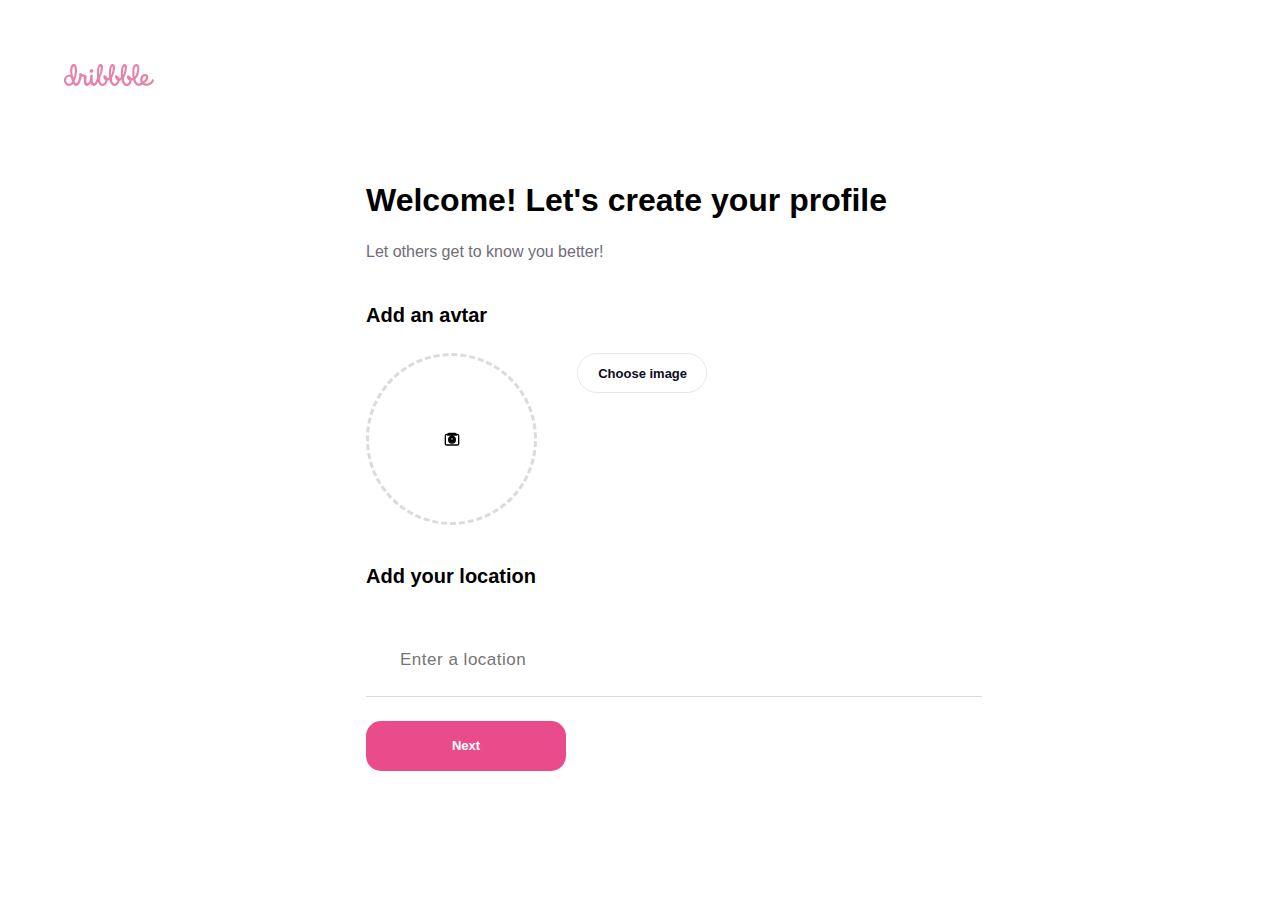
<file: get-started.html>
<!DOCTYPE html>
<html lang="en">
<head>
    <meta charset="UTF-8">
    <meta name="viewport" content="width=device-width, initial-scale=1.0">
    <title>Get Started</title>
    <link rel="stylesheet" href="./css/get-started.css">
    
</head>
<body>

    <nav>
        <a class="logo" href="#">
            <svg viewBox="0 0 96 24" role="img" aria-labelledby="acbvnp7t60ugn976a3kjc06nii86m1a2"
                class="icon dribbble-logo">
                <title id="acbvnp7t60ugn976a3kjc06nii86m1a2">
                    Dribbble: the community for graphic design
                </title>
                <path fill-rule="evenodd" clip-rule="evenodd"
                    d="M95.8512 18.5141C91.8395 25.3156 85.4862 23.342 83.5781 21.7968C82.7661 22.3478 81.342 23.5554 79.4433 23.4161C75.3996 23.1192 73.9514 17.3405 73.9514 17.3405C73.9804 17.3636 72.747 17.7662 72.0802 17.759C72.0716 19.4536 70.6067 23.5018 66.6533 23.4501C62.217 23.3922 61.3151 16.7828 61.3151 16.7828C61.3151 16.7828 60.8736 17.3959 59.195 18.0064C59.2795 16.7045 59.2177 23.2519 53.9006 23.3481C49.6971 23.4242 48.5623 16.6809 48.5623 16.6809C48.5623 16.6809 47.8331 17.4385 46.4199 17.7012C46.5097 16.378 46.3637 23.3703 41.0459 23.3481C37.4523 23.3331 36.2242 19.1941 36.3197 18.6197C36.4416 17.8875 35.1052 23.4511 31.6145 23.3644C30.1739 23.322 29.1 22.2791 28.4261 20.8885C27.524 21.9209 26.2142 23.3644 24.7448 23.3644C22.1075 23.3644 20.9446 21.1584 21.1416 14.8577C21.1583 14.1105 21.1044 13.8165 20.3616 13.7047C19.9157 13.6304 19.459 13.4895 18.976 13.4152C18.8211 13.932 17.5076 23.1962 12.9912 23.372C11.476 23.4311 10.6475 22.1186 9.96715 21.1443C8.92417 22.5241 7.54738 23.4161 5.58603 23.4161C2.26365 23.4161 0 20.7302 0 17.417C0 14.1038 2.26365 11.4182 5.58603 11.4182C6.17345 11.4182 6.33836 11.5024 6.87502 11.659C5.77137 1.61058 8.37774 0.0401515 10.6578 0.0401515C12.8467 0.0401515 16.5863 5.12064 11.3244 18.0074C12.4926 21.8512 15.0111 21.6338 16.2214 13.7212C16.4676 12.1128 15.809 9.9423 16.8335 9.63937C18.7061 9.08575 18.9048 10.7468 19.7828 11.0235C20.7112 11.316 21.2531 11.2875 22.1444 11.4736C23.6674 11.771 24.2618 12.5892 24.0761 14.4113C23.8533 16.7171 23.4636 20.0729 24.652 20.4818C25.5091 20.779 27.0739 19.0016 27.3485 18.0291C27.623 17.0566 27.6803 16.7237 27.7047 16.0105C27.7419 14.4859 27.7884 13.3684 28.0484 12.2154C28.1597 11.7693 28.2865 11.4739 28.7912 11.4537C29.2066 11.4431 29.9661 11.318 30.3005 11.5782C30.7461 11.9131 30.6905 12.2529 30.6393 13.1471C30.121 25.8966 34.11 19.5319 35.2994 14.4357C34.876 8.67313 35.1667 0.145675 38.7779 0.00265405C40.6559 -0.0717249 41.4861 1.43282 41.5775 2.55581C41.8357 5.72757 40.3888 10.9815 38.4859 14.5148C37.3984 21.7242 43.2411 23.1498 44.1754 17.3952C42.6467 16.6684 40.9947 13.7265 42.339 12.2928C43.0934 11.4882 46.2335 12.6441 46.2849 15.1651C47.8252 14.7531 48.0308 13.8835 48.0522 14.0276C47.6287 8.265 48.0214 0.145749 51.6328 0.00272768C53.5106 -0.0716513 54.3408 1.43289 54.4321 2.55589C54.6904 5.72764 53.2435 10.9816 51.3408 14.5149C50.253 21.7243 56.096 23.1498 57.0301 17.3953C55.8983 17.1769 53.5091 14.0478 54.8876 12.2929C55.6243 11.3551 58.7528 13.3053 59.1032 15.2486C60.5829 14.8298 60.7838 13.9878 60.805 14.1296C60.3815 8.36712 60.7742 0.247876 64.3855 0.104854C66.2634 0.0304754 67.0936 1.53502 67.1849 2.65802C67.4432 5.82977 65.9962 11.0838 64.0933 14.6171C63.0058 21.8266 68.8485 23.2519 69.7829 17.4973C68.2276 17.2383 66.0171 13.9344 67.7962 12.2442C68.507 11.5689 71.2229 13.3219 71.8586 15.3218C72.742 15.2878 73.2918 14.9833 73.4097 14.9525C71.9995 8.18754 73.0493 0.0705829 76.9342 0.00282686C79.0338 -0.0337594 81.0867 1.13799 80.1856 7.57394C79.3256 13.7146 76.234 16.2916 76.2411 16.331C76.4211 17.0667 78.0074 23.2233 82.0023 19.9749C81.7955 19.5066 81.5885 19.0282 81.4728 18.4486C80.8107 15.0729 82.1112 11.2599 85.6462 10.6436C87.6715 10.2906 89.5793 11.2766 89.881 13.4996C90.3773 17.1371 87.0927 19.7715 85.8437 20.3429C85.2843 20.0251 90.9148 23.6362 94.2563 16.3995C94.45 15.9863 94.6837 16.0213 94.9863 16.2343C95.2 16.3847 96.4175 17.5379 95.8512 18.5141ZM8.00277 16.5233C7.83274 16.0149 7.48381 14.8949 7.36044 14.4096C6.68091 13.8187 6.19588 13.7227 5.32365 13.7227C3.38526 13.7227 2.24437 15.5148 2.24437 17.4473C2.24437 19.3798 3.48729 21.1722 5.42567 21.1722C7.10552 21.1722 8.38402 20.03 8.77408 18.4132C8.50106 17.7829 8.23024 17.2036 8.00277 16.5233ZM10.6103 2.70004C9.24825 2.70004 8.78622 5.94913 8.87589 8.72092C8.95519 11.1715 9.63996 13.329 9.99519 14.2956C10.0854 14.4168 10.0686 14.338 10.1491 14.4665C12.514 9.28488 11.5331 2.70004 10.6103 2.70004ZM38.9724 2.80209C37.212 2.60021 37.2233 9.93334 37.4419 11.5782C38.3561 10.1157 39.9444 3.1959 38.9724 2.80209V2.80209ZM51.827 2.80209C50.0667 2.60021 50.078 9.93334 50.2966 11.5782C51.2108 10.1157 52.7991 3.1959 51.827 2.80209ZM64.5798 2.90412C62.8194 2.70223 62.8307 10.0354 63.0494 11.6804C63.9635 10.2177 65.5518 3.2979 64.5798 2.90412V2.90412ZM77.1284 2.37283C74.3857 2.9236 75.0244 12.0682 75.4409 13.672C78.6717 9.23475 78.7381 2.20615 77.1284 2.37283V2.37283ZM87.4073 13.8005C87.268 13.2175 86.5707 12.9058 86.0894 12.9826C84.7123 13.1707 83.3767 14.8858 83.8937 17.497C84.0087 18.0786 84.2967 18.6138 84.2921 18.5961C87.3741 16.5285 87.636 14.8991 87.4073 13.8005ZM29.3312 9.43526C28.9376 9.43534 28.5528 9.31869 28.2255 9.10007C27.8982 8.88145 27.6431 8.57067 27.4924 8.20705C27.3417 7.84344 27.3023 7.4433 27.379 7.05726C27.4558 6.67122 27.6453 6.31661 27.9236 6.03827C28.2019 5.75994 28.5565 5.57039 28.9425 5.49359C29.3285 5.41679 29.7287 5.45619 30.0923 5.60681C30.456 5.75744 30.7668 6.01252 30.9854 6.33979C31.2041 6.66706 31.3208 7.05183 31.3208 7.44542C31.3208 7.70672 31.2693 7.96546 31.1693 8.20686C31.0694 8.44827 30.9228 8.66763 30.7381 8.8524C30.5533 9.03718 30.334 9.18375 30.0926 9.28376C29.8512 9.38377 29.5925 9.43525 29.3312 9.43526V9.43526Z">
                </path>
            </svg>
        </a>
    </nav>

    <div class="main-content">

        <div class="main-container">

        

          <div class="header-title">
             <h1 class="title">Welcome! Let's create your profile</h1>
             <p class="sub">Let others get to know you better!</p>
          </div>
          <div class="main-upload">
            <label for="">Add an avtar</label>
            <div class="upload-container">
              <div class="upload-dropzone">
                <div class="drag-drop-container">
                  <div class="drop-area" onclick="document.getElementById('fileInput').click()" onmouseover="this.style.outline = 'rgb(255, 0, 0) dashed 3px'" onmouseout="this.style.outline = 'none'">
                    <input id="fileInput" type="file" style="display: none;" onchange="displayImage(event)" />
                    <svg class="camera-icon" width="16" height="16" viewBox="0 0 24 24" fill="none" xmlns="http://www.w3.org/2000/svg">
                      <path d="M12 8C9.79086 8 8 9.79086 8 12C8 14.2091 9.79086 16 12 16C14.2091 16 16 14.2091 16 12C16 9.79086 14.2091 8 12 8ZM14 12C14 13.1046 13.1046 14 12 14C10.8954 14 10 13.1046 10 12C10 10.8954 10.8954 10 12 10C13.1046 10 14 10.8954 14 12ZM20 5H18.616L17.553 3.937C17.3486 3.73261 17.0699 3.61523 16.7822 3.61523H7.21778C6.93011 3.61523 6.65142 3.73261 6.44701 3.937L5.384 5H4C2.89543 5 2 5.89543 2 7V19C2 20.1046 2.89543 21 4 21H20C21.1046 21 22 20.1046 22 19V7C22 5.89543 21.1046 5 20 5ZM12 18C9.23858 18 7 15.7614 7 13C7 10.2386 9.23858 8 12 8C14.7614 8 17 10.2386 17 13C17 15.7614 14.7614 18 12 18ZM18.8228 6H5.17723L6.24023 4.937C6.45529 4.72194 6.7337 4.61523 7.02564 4.61523H16.9744C17.2663 4.61523 17.5447 4.72194 17.7598 4.937L18.8228 6Z" stroke="#000000" stroke-width="2" stroke-linecap="round" stroke-linejoin="round"/>
                    </svg>
                  </div>
                </div>
              </div>
              <div class="upload-button">
                <button class="btn" onclick="document.getElementById('fileInput').click()">
                  Choose image
                </button>
                <input id="fileInput" type="file" style="display: none;" onchange="displayImage(event)" accept="image/*">
              </div>
              
            </div>

            <label for="location" >
              Add your location
            </label>
            <span class="error-marker">
              <input id="location" type="text" placeholder="Enter a location" class="has-label"> 
              
            </span>
            
            
            <!-- <div class="circle" onclick="document.getElementById('imageInput').click()">
                <svg width="24" height="24" viewBox="0 0 24 24" fill="none" xmlns="http://www.w3.org/2000/svg" svg-inline="" role="presentation" focusable="false" tabindex="-1" class="fill-current icon-24" style=""><path clip-rule="evenodd" d="M0 8v11a2 2 0 002 2h20a2 2 0 002-2V8a2 2 0 00-2-2h-3.172a2 2 0 01-1.414-.586l-1.828-1.828A2 2 0 0014.172 3H9.828a2 2 0 00-1.414.586L6.293 5.707A1 1 0 015.586 6H2a2 2 0 00-2 2zm18 5a6 6 0 11-12 0 6 6 0 0112 0zm-7 3.5V14H8.5a.5.5 0 01-.5-.5v-1a.5.5 0 01.5-.5H11V9.5a.5.5 0 01.5-.5h1a.5.5 0 01.5.5V12h2.5a.5.5 0 01.5.5v1a.5.5 0 01-.5.5H13v2.5a.5.5 0 01-.5.5h-1a.5.5 0 01-.5-.5z" style=""></path></svg>
                <img id="selectedImage" src="#" alt="">
              </div>
              
              <input type="file" id="imageInput" accept="image/*" onchange="loadImage(event)"> -->
          

              <div class="countinue">

                <a href="./role.html" style="color: #dbdbde; text-decoration: none;">
                <button class="form-sub">
                  Next
                </button></a>
      
              </div>

        </div>


    </div>
    




    <script>
      function displayImage(event) {
        const file = event.target.files[0];
        if (file) {
          const reader = new FileReader();
          reader.onload = function (e) {
            const dropArea = document.querySelector('.drop-area');
            dropArea.style.backgroundImage = `url(${e.target.result})`;
          };
          reader.readAsDataURL(file);
        }
      }
    </script>
</body>

</html>
</file>
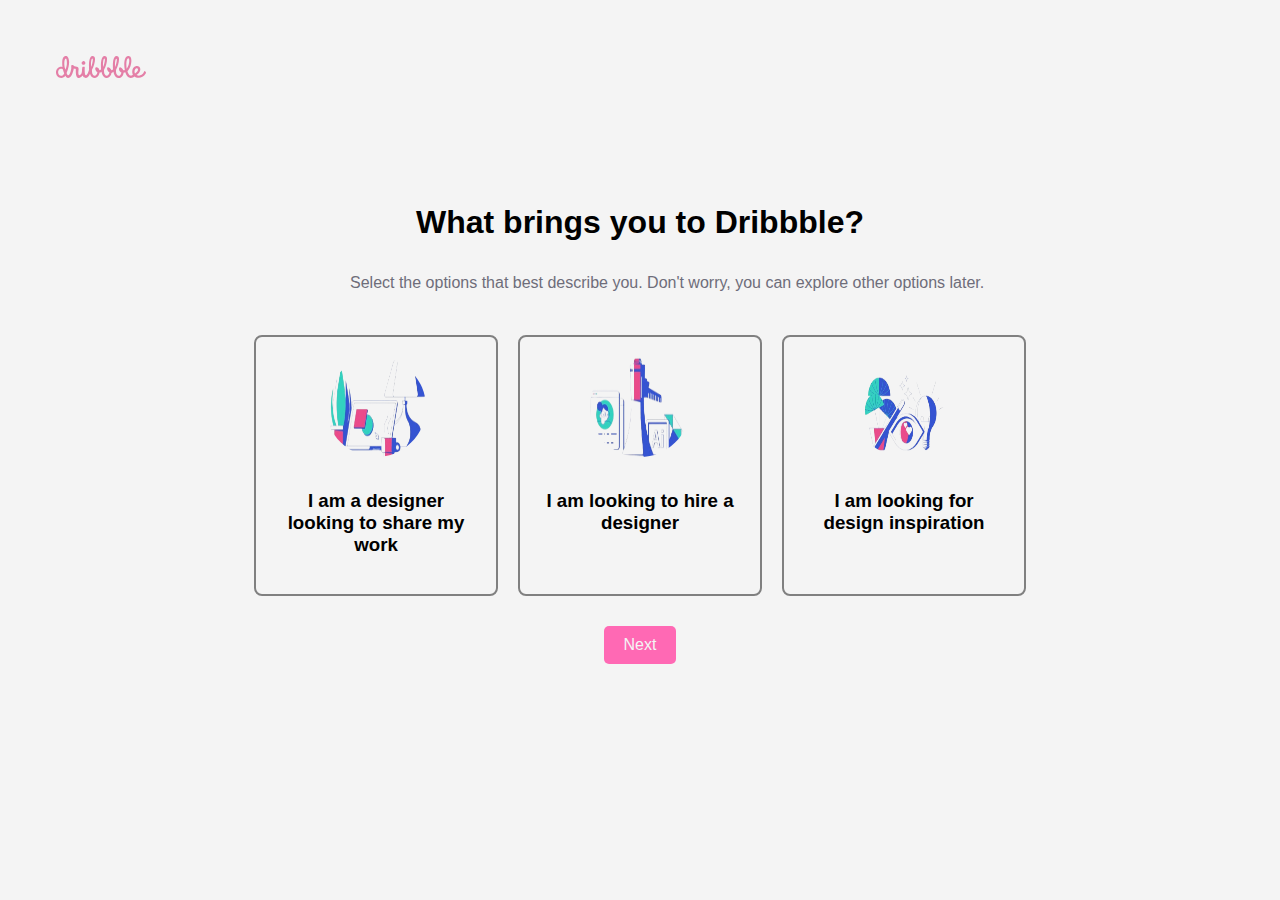
<file: role.html>
<!DOCTYPE html>
<html lang="en">
<head>
    <meta charset="UTF-8">
    <meta name="viewport" content="width=device-width, initial-scale=1.0">
    <title>Dribbble Signup</title>
    <link rel="stylesheet" href="./css/get-started.css">
    <style>
        body {
            font-family: Arial, sans-serif;
            margin: 0;
            padding: 0;
            box-sizing: border-box;
            background-color: #f4f4f4;
        }
        
        .container {
            max-width: 800px;
            margin: 50px auto;
            padding: 20px;
            background-color: #f4f4f4;
            border-radius: 10px;
        }
        
        h1 {
            text-align: center;
            margin-bottom: 30px;
        }
        
        .cards {
            display: flex;
            justify-content: center;
            gap: 20px;
            flex-wrap: wrap;
        }
        
        .card {
            width: 200px;
            padding: 20px;
            background-color: #f4f4f4;
            border-radius: 8px;
            cursor: pointer;
            border: 2px solid gray;
            transition: background-color 0.3s ease;
            text-align: center;
        }
        
        .card:hover {
            background-color: #e0e0e0;
        }
        
        .card.selected {
            border: 2px solid #ff69b4;
            color: #170d0d;
        }
        
        .card img {
            width: 100px;
            height: 100px;
            border-radius: 50%;
            margin-bottom: 10px;
        }
        
        .next-btn {
            display: block;
            margin: 30px auto 0;
            padding: 10px 20px;
            background-color: #ff69b4;
            color: #f4f4f4;
            border: none;
            border-radius: 5px;
            font-size: 16px;
            cursor: pointer;
            transition: background-color 0.3s ease;
        }
        
        .next-btn:hover {
            background-color: #d83a87;
        }
    </style>
</head>
<body>
    <nav>
        <a class="logo" href="#">
            <svg viewBox="0 0 96 24" role="img" aria-labelledby="acbvnp7t60ugn976a3kjc06nii86m1a2"
                class="icon dribbble-logo">
                <title id="acbvnp7t60ugn976a3kjc06nii86m1a2">
                    Dribbble: the community for graphic design
                </title>
                <path fill-rule="evenodd" clip-rule="evenodd"
                    d="M95.8512 18.5141C91.8395 25.3156 85.4862 23.342 83.5781 21.7968C82.7661 22.3478 81.342 23.5554 79.4433 23.4161C75.3996 23.1192 73.9514 17.3405 73.9514 17.3405C73.9804 17.3636 72.747 17.7662 72.0802 17.759C72.0716 19.4536 70.6067 23.5018 66.6533 23.4501C62.217 23.3922 61.3151 16.7828 61.3151 16.7828C61.3151 16.7828 60.8736 17.3959 59.195 18.0064C59.2795 16.7045 59.2177 23.2519 53.9006 23.3481C49.6971 23.4242 48.5623 16.6809 48.5623 16.6809C48.5623 16.6809 47.8331 17.4385 46.4199 17.7012C46.5097 16.378 46.3637 23.3703 41.0459 23.3481C37.4523 23.3331 36.2242 19.1941 36.3197 18.6197C36.4416 17.8875 35.1052 23.4511 31.6145 23.3644C30.1739 23.322 29.1 22.2791 28.4261 20.8885C27.524 21.9209 26.2142 23.3644 24.7448 23.3644C22.1075 23.3644 20.9446 21.1584 21.1416 14.8577C21.1583 14.1105 21.1044 13.8165 20.3616 13.7047C19.9157 13.6304 19.459 13.4895 18.976 13.4152C18.8211 13.932 17.5076 23.1962 12.9912 23.372C11.476 23.4311 10.6475 22.1186 9.96715 21.1443C8.92417 22.5241 7.54738 23.4161 5.58603 23.4161C2.26365 23.4161 0 20.7302 0 17.417C0 14.1038 2.26365 11.4182 5.58603 11.4182C6.17345 11.4182 6.33836 11.5024 6.87502 11.659C5.77137 1.61058 8.37774 0.0401515 10.6578 0.0401515C12.8467 0.0401515 16.5863 5.12064 11.3244 18.0074C12.4926 21.8512 15.0111 21.6338 16.2214 13.7212C16.4676 12.1128 15.809 9.9423 16.8335 9.63937C18.7061 9.08575 18.9048 10.7468 19.7828 11.0235C20.7112 11.316 21.2531 11.2875 22.1444 11.4736C23.6674 11.771 24.2618 12.5892 24.0761 14.4113C23.8533 16.7171 23.4636 20.0729 24.652 20.4818C25.5091 20.779 27.0739 19.0016 27.3485 18.0291C27.623 17.0566 27.6803 16.7237 27.7047 16.0105C27.7419 14.4859 27.7884 13.3684 28.0484 12.2154C28.1597 11.7693 28.2865 11.4739 28.7912 11.4537C29.2066 11.4431 29.9661 11.318 30.3005 11.5782C30.7461 11.9131 30.6905 12.2529 30.6393 13.1471C30.121 25.8966 34.11 19.5319 35.2994 14.4357C34.876 8.67313 35.1667 0.145675 38.7779 0.00265405C40.6559 -0.0717249 41.4861 1.43282 41.5775 2.55581C41.8357 5.72757 40.3888 10.9815 38.4859 14.5148C37.3984 21.7242 43.2411 23.1498 44.1754 17.3952C42.6467 16.6684 40.9947 13.7265 42.339 12.2928C43.0934 11.4882 46.2335 12.6441 46.2849 15.1651C47.8252 14.7531 48.0308 13.8835 48.0522 14.0276C47.6287 8.265 48.0214 0.145749 51.6328 0.00272768C53.5106 -0.0716513 54.3408 1.43289 54.4321 2.55589C54.6904 5.72764 53.2435 10.9816 51.3408 14.5149C50.253 21.7243 56.096 23.1498 57.0301 17.3953C55.8983 17.1769 53.5091 14.0478 54.8876 12.2929C55.6243 11.3551 58.7528 13.3053 59.1032 15.2486C60.5829 14.8298 60.7838 13.9878 60.805 14.1296C60.3815 8.36712 60.7742 0.247876 64.3855 0.104854C66.2634 0.0304754 67.0936 1.53502 67.1849 2.65802C67.4432 5.82977 65.9962 11.0838 64.0933 14.6171C63.0058 21.8266 68.8485 23.2519 69.7829 17.4973C68.2276 17.2383 66.0171 13.9344 67.7962 12.2442C68.507 11.5689 71.2229 13.3219 71.8586 15.3218C72.742 15.2878 73.2918 14.9833 73.4097 14.9525C71.9995 8.18754 73.0493 0.0705829 76.9342 0.00282686C79.0338 -0.0337594 81.0867 1.13799 80.1856 7.57394C79.3256 13.7146 76.234 16.2916 76.2411 16.331C76.4211 17.0667 78.0074 23.2233 82.0023 19.9749C81.7955 19.5066 81.5885 19.0282 81.4728 18.4486C80.8107 15.0729 82.1112 11.2599 85.6462 10.6436C87.6715 10.2906 89.5793 11.2766 89.881 13.4996C90.3773 17.1371 87.0927 19.7715 85.8437 20.3429C85.2843 20.0251 90.9148 23.6362 94.2563 16.3995C94.45 15.9863 94.6837 16.0213 94.9863 16.2343C95.2 16.3847 96.4175 17.5379 95.8512 18.5141ZM8.00277 16.5233C7.83274 16.0149 7.48381 14.8949 7.36044 14.4096C6.68091 13.8187 6.19588 13.7227 5.32365 13.7227C3.38526 13.7227 2.24437 15.5148 2.24437 17.4473C2.24437 19.3798 3.48729 21.1722 5.42567 21.1722C7.10552 21.1722 8.38402 20.03 8.77408 18.4132C8.50106 17.7829 8.23024 17.2036 8.00277 16.5233ZM10.6103 2.70004C9.24825 2.70004 8.78622 5.94913 8.87589 8.72092C8.95519 11.1715 9.63996 13.329 9.99519 14.2956C10.0854 14.4168 10.0686 14.338 10.1491 14.4665C12.514 9.28488 11.5331 2.70004 10.6103 2.70004ZM38.9724 2.80209C37.212 2.60021 37.2233 9.93334 37.4419 11.5782C38.3561 10.1157 39.9444 3.1959 38.9724 2.80209V2.80209ZM51.827 2.80209C50.0667 2.60021 50.078 9.93334 50.2966 11.5782C51.2108 10.1157 52.7991 3.1959 51.827 2.80209ZM64.5798 2.90412C62.8194 2.70223 62.8307 10.0354 63.0494 11.6804C63.9635 10.2177 65.5518 3.2979 64.5798 2.90412V2.90412ZM77.1284 2.37283C74.3857 2.9236 75.0244 12.0682 75.4409 13.672C78.6717 9.23475 78.7381 2.20615 77.1284 2.37283V2.37283ZM87.4073 13.8005C87.268 13.2175 86.5707 12.9058 86.0894 12.9826C84.7123 13.1707 83.3767 14.8858 83.8937 17.497C84.0087 18.0786 84.2967 18.6138 84.2921 18.5961C87.3741 16.5285 87.636 14.8991 87.4073 13.8005ZM29.3312 9.43526C28.9376 9.43534 28.5528 9.31869 28.2255 9.10007C27.8982 8.88145 27.6431 8.57067 27.4924 8.20705C27.3417 7.84344 27.3023 7.4433 27.379 7.05726C27.4558 6.67122 27.6453 6.31661 27.9236 6.03827C28.2019 5.75994 28.5565 5.57039 28.9425 5.49359C29.3285 5.41679 29.7287 5.45619 30.0923 5.60681C30.456 5.75744 30.7668 6.01252 30.9854 6.33979C31.2041 6.66706 31.3208 7.05183 31.3208 7.44542C31.3208 7.70672 31.2693 7.96546 31.1693 8.20686C31.0694 8.44827 30.9228 8.66763 30.7381 8.8524C30.5533 9.03718 30.334 9.18375 30.0926 9.28376C29.8512 9.38377 29.5925 9.43525 29.3312 9.43526V9.43526Z">
                </path>
            </svg>
        </a>
    </nav>

    
    <div class="container">
        <div class="header-title">
           <h1 class="title" style="text-align: center;">What brings you to Dribbble?</h1>
           <p class="sub" style="width: max-content; padding-left:110px;">Select the options that best describe you. Don't worry, you can explore other options later.</p>
        </div>
        <div class="cards">
            <div class="card" onclick="selectOption(1)">
                <img src="./img-1-removebg-preview.png" alt="Designer">
                <h3>I am a designer looking to share my work</h3>
            </div>
            <div class="card" onclick="selectOption(2)">
                <img src="./img-2-removebg-preview.png" alt="Hire a Designer">
                <h3>I am looking to hire a designer</h3>
            </div>
            <div class="card" onclick="selectOption(3)">
                <img src="./img-3-removebg-preview.png" alt="Design Inspiration">
                <h3>I am looking for design inspiration</h3>
            </div>
        </div>
        <button class="next-btn" id="nextBtn" onclick="navigateNext()" disabled>Next</button>
    </div>

    <script>
        let selectedOption = null;

        function selectOption(option) {
            selectedOption = option;
            document.querySelectorAll('.card').forEach((el, index) => {
                el.classList.remove('selected');
                if (index + 1 === option) {
                    el.classList.add('selected');
                }
            });
            document.getElementById('nextBtn').disabled = false;
        }

        function navigateNext() {
            if (selectedOption !== null) {
                // Redirect to the next page based on the selected option
                switch (selectedOption) {
                    case 1:
                        window.location.href = './navbar-footer.html';
                        break;
                    case 2:
                        window.location.href = './navbar-footer.html';
                        break;
                    case 3:
                        window.location.href = './navbar-footer.html';
                        break;
                }
            }
        }
    </script>
</body>
</html>
</file>
<file: css/get-started.css>
nav{
    padding: 56px 56px 0;
}

.logo svg {
    color: #de4e87;
    fill: currentColor;
    opacity: 0.7;
    margin-bottom: 30px;
    width: 90px;
    height: auto;
  }
  .main-content{
    display: flex;
    flex-grow: 1;
    align-items: center;
    justify-content: center;
  }
  .main-container{
    padding: 40px;
    max-width: 548px;
    flex-grow: 1;
  }
  .header-title{
    margin: 0 0 40px 0;
  }
  .title{
    font-weight: 700;
    font-size: 32px;
    font-family: "Mona Sans", "Helvetica Neue", Helvetica, Arial, sans-serif;
  }
  label{
    font-weight: 700;
    font-size: 20px;
    margin: 0 0 26px 0;
    display: block;
    width: 548px;
    font-family: "Mona Sans", "Helvetica Neue", Helvetica, Arial, sans-serif;
  }
  .sub{
    font-family: "Mona Sans", "Helvetica Neue", Helvetica, Arial, sans-serif;
    margin: 17px 0 0 0;
    color: #6e6d7a;
    font-size: 16px;
    line-height: 24px;
  }

  .upload-container {
    display: flex;
    margin-bottom: 40px;
  }
  
  .upload-dropzone {
    padding-right: 40px;
    flex-grow: 0;
  }
  
  .drag-drop-container {
    position: relative;
  }
  
  .drop-area {
    width: 165.2px;
    height: 165.2px;
    overflow: hidden;
    -webkit-transition: border 0.2s ease;
    transition: border 0.2s ease;
    border: 3px dashed #dbdbde;
    border-radius: 50%;
    cursor: pointer;
    background-size: cover; /* Added to make the background image cover the entire area */
    background-position: center; /* Added to center the background image */
  }
  
  .camera-icon {
    position: absolute;
    top: 50%;
    left: 50%;
    transform: translate(-50%, -50%);
    width: 16px;
    height: 16px;
  }
  .camera-icon path {
    fill: none;
  }

  .upload-button{
    position: static;
  }
  .btn{
        /* Font & Text */	
      font-family: "Mona Sans", "Helvetica Neue", Helvetica, Arial, sans-serif;	
      font-size: 13px;	
      font-style: normal;	
      font-variant: normal;	
      font-weight: 600;	
      letter-spacing: normal;	
      line-height: 13px;	
      display: block;
      text-align: center;
      text-decoration: rgb(13, 12, 34);	
      text-align: center;	
      text-indent: 0px;	
      text-transform: none;	
      vertical-align: baseline;	
      white-space: nowrap;	
      word-spacing: 0px;	
      /* Color & Background */	
      background-attachment: scroll;	
      background-color: rgb(255, 255, 255);	
      background-image: none;	
      background-position: 0% 0%;	
      background-repeat: repeat;	
      color: rgb(13, 12, 34);	
      /* Box */	
      height: 40px;	
      width: 129.717px;	
      border: 0.8px solid rgb(231, 231, 233);	
      border-top: 0.8px solid rgb(231, 231, 233);	
      border-right: 0.8px solid rgb(231, 231, 233);	
      border-bottom: 0.8px solid rgb(231, 231, 233);	
      border-left: 0.8px solid rgb(231, 231, 233);	
      margin: 0px;	
      padding: 0px 20px;	
      max-height: none;	
      min-height: 0px;	
      max-width: none;	
      min-width: 0px;
          /* Positioning */	
      position: relative;	
      top: 0px;	
      bottom: 0px;	
      right: 0px;	
      left: 0px;	
      float: none;	
      display: block;	
      clear: none;	
      z-index: auto;	
      /* List */	
      list-style-image: none;	
      list-style-type: disc;	
      list-style-position: outside;	
      /* Table */	
      border-collapse: separate;	
      border-spacing: 0px 0px;	
      caption-side: top;	
      empty-cells: show;	
      table-layout: auto;	
      /* Miscellaneous */	
      overflow: hidden;	
      cursor: pointer;	
      visibility: visible;	
      /* Effects */		
      outline-offset: 0px;	
      box-sizing: border-box;	
      resize: none;	
      text-shadow: none;	
      text-overflow: clip;	
      word-wrap: normal;	
      box-shadow: none;	
      border-top-left-radius: 10000000px;	
      border-top-right-radius: 10000000px;	
      border-bottom-left-radius: 10000000px;	
      border-bottom-right-radius: 10000000px;
    }

    input#location.has-label {
      /* Font & Text */
      font-family: "Mona Sans", "Helvetica Neue", Helvetica, Arial, sans-serif;
      font-size: 17px;
      font-style: normal;
      font-variant: normal;
      font-weight: 500;
      letter-spacing: 0.51px;
      line-height: 28px;
      text-decoration: none;
      text-align: start;
      text-indent: 0px;
      text-transform: none;
      vertical-align: baseline;
      white-space: normal;
      word-spacing: 0px;
      /* Color & Background */
      background-color: rgba(0, 0, 0, 0);
      color: rgb(0, 0, 0);
      /* Box */
      height: 56px;
      width: 548px;
      border: none; /* Specify your border properties here */
      border-bottom: 0.8px solid rgb(219, 219, 222);
      margin: 10px 0px 0px;
      padding: 8px 34px; /* Adjust the top and bottom padding */
      /* Positioning */
      position: static;
      /* Miscellaneous */
      overflow: clip;
      cursor: text;
      visibility: visible;
    }
    
    input#location.has-label:focus {
      outline: none;
    }

    .countinue{
      display: flex;
      align-items: center;
      justify-content: flex-start;
      font-family: "Mona Sans", "Helvetica Neue", Helvetica, Arial, sans-serif;
      font-size: 16px;
      font-style: normal;
      font-variant: normal;
      font-weight: 400;
      letter-spacing: normal;
      line-height: 28px;
      text-decoration: rgb(13, 12, 34);
      text-align: start;
      text-indent: 0px;
      text-transform: none;
      vertical-align: baseline;
      white-space: normal;
      word-spacing: 0px;
      
      
      /* Color & Background */
      background-color: rgba(0, 0, 0, 0);
      background-image: none;
      color: rgb(13, 12, 34);
      
      /* Box */
      height: 48px;
      width: 548px;
      border: 0px solid rgb(13, 12, 34);
      margin: 0px;
      padding: 0px;
      
      /* Positioning */
      position: static;
      top: auto;
      bottom: auto;
      right: auto;
      left: auto;
      float: none;
      display: flex;
      clear: none;
      z-index: auto;
      
      /* List */
      list-style-image: none;
      list-style-type: disc;
      list-style-position: outside;
      
      /* Table */
      border-collapse: separate;
      border-spacing: 0px 0px;
      caption-side: top;
      empty-cells: show;
      table-layout: auto;
      
      /* Miscellaneous */
      overflow: visible;
      cursor: auto;
      visibility: visible;
      margin-top: 25px;
      
    }

    button.form-sub {
      /* Font & Text */
      font-family: "Mona Sans", "Helvetica Neue", Helvetica, Arial, sans-serif;
      font-size: 13px;
      font-style: normal;
      font-variant: normal;
      font-weight: 600;
      letter-spacing: normal;
      line-height: 20px;
      text-decoration: none;
      text-align: center;
      text-indent: 0px;
      text-transform: none;
      white-space: normal;
      word-spacing: 0px;
      margin-top: 25px;
      /* Color & Background */
      background-color: #ea4b8a;
      color: rgb(255, 255, 255);
      
      /* Box */
      height: 50px;
      width: 200px;
      border: none;
      margin: 0px;
      padding: 10px 20px;
      
      /* Positioning */
      position: relative;
      top: 0px;
      bottom: 0px;
      right: 0px;
      left: 0px;
      float: none;
      display: block;
      clear: none;
      z-index: auto;
      border-radius: 15px;
      
      /* List */
      list-style-image: none;
      list-style-type: disc;
      list-style-position: outside;
      
      /* Table */
      border-collapse: separate;
      border-spacing: 0px 0px;
      caption-side: top;
      empty-cells: show;
      table-layout: auto;
      
      /* Miscellaneous */
      overflow: visible;
      cursor: pointer;
      visibility: visible;
      
      /* Effects */
      transform: none;
      transition: color 0.2s;
      outline-offset: 0px;
      box-sizing: border-box;
      resize: none;
      text-shadow: none;
      text-overflow: clip;
      word-wrap: normal;
      box-shadow: none;
    }
</file>
